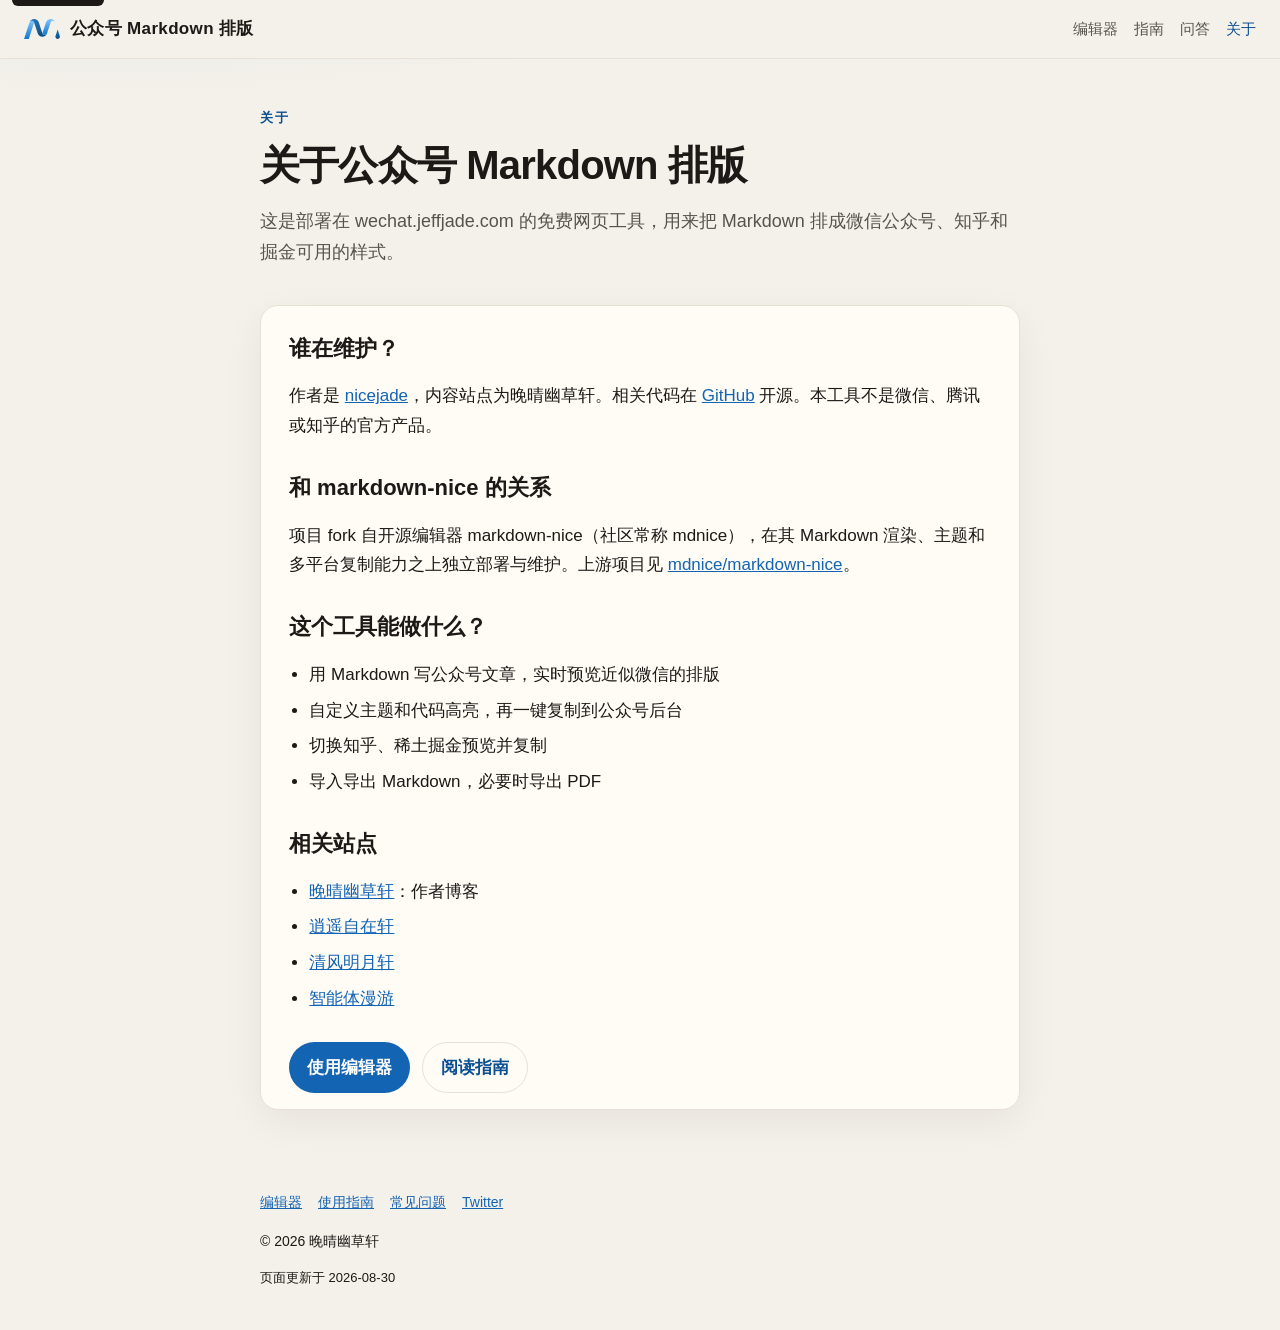
<file: about.html>
<!DOCTYPE html>
<html lang="zh-CN">
  <head>
    <meta charset="UTF-8" />
    <meta name="viewport" content="width=device-width, initial-scale=1" />
    <title>关于公众号 Markdown 排版 | 晚晴幽草轩</title>
    <meta
      name="description"
      content="公众号 Markdown 排版由 nicejade（晚晴幽草轩）维护，fork 自 markdown-nice，提供免费的微信公众号、知乎、掘金 Markdown 排版。"
    />
    <meta name="author" content="nicejade" />
    <meta name="robots" content="index, follow, max-image-preview:large" />
    <link rel="canonical" href="https://wechat.jeffjade.com/about.html" />
    <link rel="alternate" hreflang="zh-CN" href="https://wechat.jeffjade.com/about.html" />
    <link rel="alternate" hreflang="x-default" href="https://wechat.jeffjade.com/about.html" />
    <link rel="author" href="https://www.jeffjade.com/" />
    <link rel="me" href="https://www.jeffjade.com/" />
    <link rel="me" href="https://github.com/nicejade" />
    <link rel="icon" type="image/svg+xml" href="/favicon.svg" />
    <link rel="manifest" href="/manifest.json" />
    <link rel="stylesheet" href="/seo.css" />
    <meta property="og:type" content="website" />
    <meta property="og:locale" content="zh_CN" />
    <meta property="og:site_name" content="公众号 Markdown 排版" />
    <meta property="og:url" content="https://wechat.jeffjade.com/about.html" />
    <meta property="og:title" content="关于公众号 Markdown 排版 | 晚晴幽草轩" />
    <meta
      property="og:description"
      content="由 nicejade（晚晴幽草轩）维护的免费微信公众号 Markdown 排版工具。"
    />
    <meta property="og:image" content="https://wechat.jeffjade.com/mockup.png" />
    <meta name="twitter:card" content="summary_large_image" />
    <meta name="twitter:creator" content="@nicejadeyang" />
    <script type="application/ld+json">
      {
        "@context": "https://schema.org",
        "@graph": [
          {
            "@type": "AboutPage",
            "@id": "https://wechat.jeffjade.com/about.html#webpage",
            "url": "https://wechat.jeffjade.com/about.html",
            "name": "关于公众号 Markdown 排版",
            "description": "公众号 Markdown 排版由 nicejade（晚晴幽草轩）维护，提供免费的微信公众号 Markdown 在线排版。",
            "inLanguage": "zh-CN",
            "dateModified": "2026-08-30",
            "isPartOf": { "@id": "https://wechat.jeffjade.com/#website" },
            "about": { "@id": "https://wechat.jeffjade.com/#app" },
            "author": { "@id": "https://wechat.jeffjade.com/#person" },
            "publisher": { "@id": "https://wechat.jeffjade.com/#organization" },
            "breadcrumb": { "@id": "https://wechat.jeffjade.com/about.html#breadcrumb" }
          },
          {
            "@type": "Person",
            "@id": "https://wechat.jeffjade.com/#person",
            "name": "nicejade",
            "alternateName": ["晚晴幽草轩", "JeffJade"],
            "url": "https://www.jeffjade.com/",
            "jobTitle": "独立开发者",
            "description": "晚晴幽草轩作者，维护公众号 Markdown 排版等开源工具与内容站点。",
            "sameAs": [
              "https://www.jeffjade.com/",
              "https://github.com/nicejade",
              "https://twitter.com/nicejadeyang",
              "https://weibo.com/jeffjade"
            ]
          },
          {
            "@type": "Organization",
            "@id": "https://wechat.jeffjade.com/#organization",
            "name": "晚晴幽草轩",
            "url": "https://www.jeffjade.com/",
            "sameAs": [
              "https://www.jeffjade.com/",
              "https://github.com/nicejade",
              "https://www.niceshare.site/"
            ]
          },
          {
            "@type": "BreadcrumbList",
            "@id": "https://wechat.jeffjade.com/about.html#breadcrumb",
            "itemListElement": [
              {
                "@type": "ListItem",
                "position": 1,
                "name": "首页",
                "item": "https://wechat.jeffjade.com/"
              },
              {
                "@type": "ListItem",
                "position": 2,
                "name": "关于",
                "item": "https://wechat.jeffjade.com/about.html"
              }
            ]
          }
        ]
      }
    </script>
  </head>
  <body>
    <a class="skip-link" href="#content">跳到正文</a>
    <header class="site-header">
      <a class="brand" href="/">
        <img src="/favicon.svg" width="36" height="20" alt="" />
        公众号 Markdown 排版
      </a>
      <nav class="site-nav" aria-label="站点">
        <a href="/">编辑器</a>
        <a href="/guide.html">指南</a>
        <a href="/faq.html">问答</a>
        <a href="/about.html" aria-current="page">关于</a>
      </nav>
    </header>
    <main id="content" class="wrap">
      <header class="hero">
        <p class="kicker">关于</p>
        <h1>关于公众号 Markdown 排版</h1>
        <p class="lead">
          这是部署在 wechat.jeffjade.com 的免费网页工具，用来把 Markdown 排成微信公众号、知乎和掘金可用的样式。
        </p>
      </header>
      <article class="card">
        <h2>谁在维护？</h2>
        <p>
          作者是 <a href="https://www.jeffjade.com/" rel="author">nicejade</a>，内容站点为晚晴幽草轩。相关代码在
          <a href="https://github.com/nicejade/markdown-nice">GitHub</a> 开源。本工具不是微信、腾讯或知乎的官方产品。
        </p>

        <h2>和 markdown-nice 的关系</h2>
        <p>
          项目 fork 自开源编辑器 markdown-nice（社区常称 mdnice），在其 Markdown 渲染、主题和多平台复制能力之上独立部署与维护。上游项目见
          <a href="https://github.com/mdnice/markdown-nice">mdnice/markdown-nice</a>。
        </p>

        <h2>这个工具能做什么？</h2>
        <ul>
          <li>用 Markdown 写公众号文章，实时预览近似微信的排版</li>
          <li>自定义主题和代码高亮，再一键复制到公众号后台</li>
          <li>切换知乎、稀土掘金预览并复制</li>
          <li>导入导出 Markdown，必要时导出 PDF</li>
        </ul>

        <h2>相关站点</h2>
        <ul>
          <li><a href="https://www.jeffjade.com/">晚晴幽草轩</a>：作者博客</li>
          <li><a href="https://www.niceshare.site/">逍遥自在轩</a></li>
          <li><a href="https://www.lovejade.cn/">清风明月轩</a></li>
          <li><a href="https://agent.jeffjade.com/">智能体漫游</a></li>
        </ul>

        <div class="cta-row">
          <a class="btn btn-primary" href="/">使用编辑器</a>
          <a class="btn btn-ghost" href="/guide.html">阅读指南</a>
        </div>
      </article>
    </main>
    <footer class="site-footer">
      <nav aria-label="页脚">
        <a href="/">编辑器</a>
        <a href="/guide.html">使用指南</a>
        <a href="/faq.html">常见问题</a>
        <a href="https://twitter.com/nicejadeyang">Twitter</a>
      </nav>
      <p>© 2026 晚晴幽草轩</p>
      <p class="updated">页面更新于 2026-08-30</p>
    </footer>
  </body>
</html>
</file>
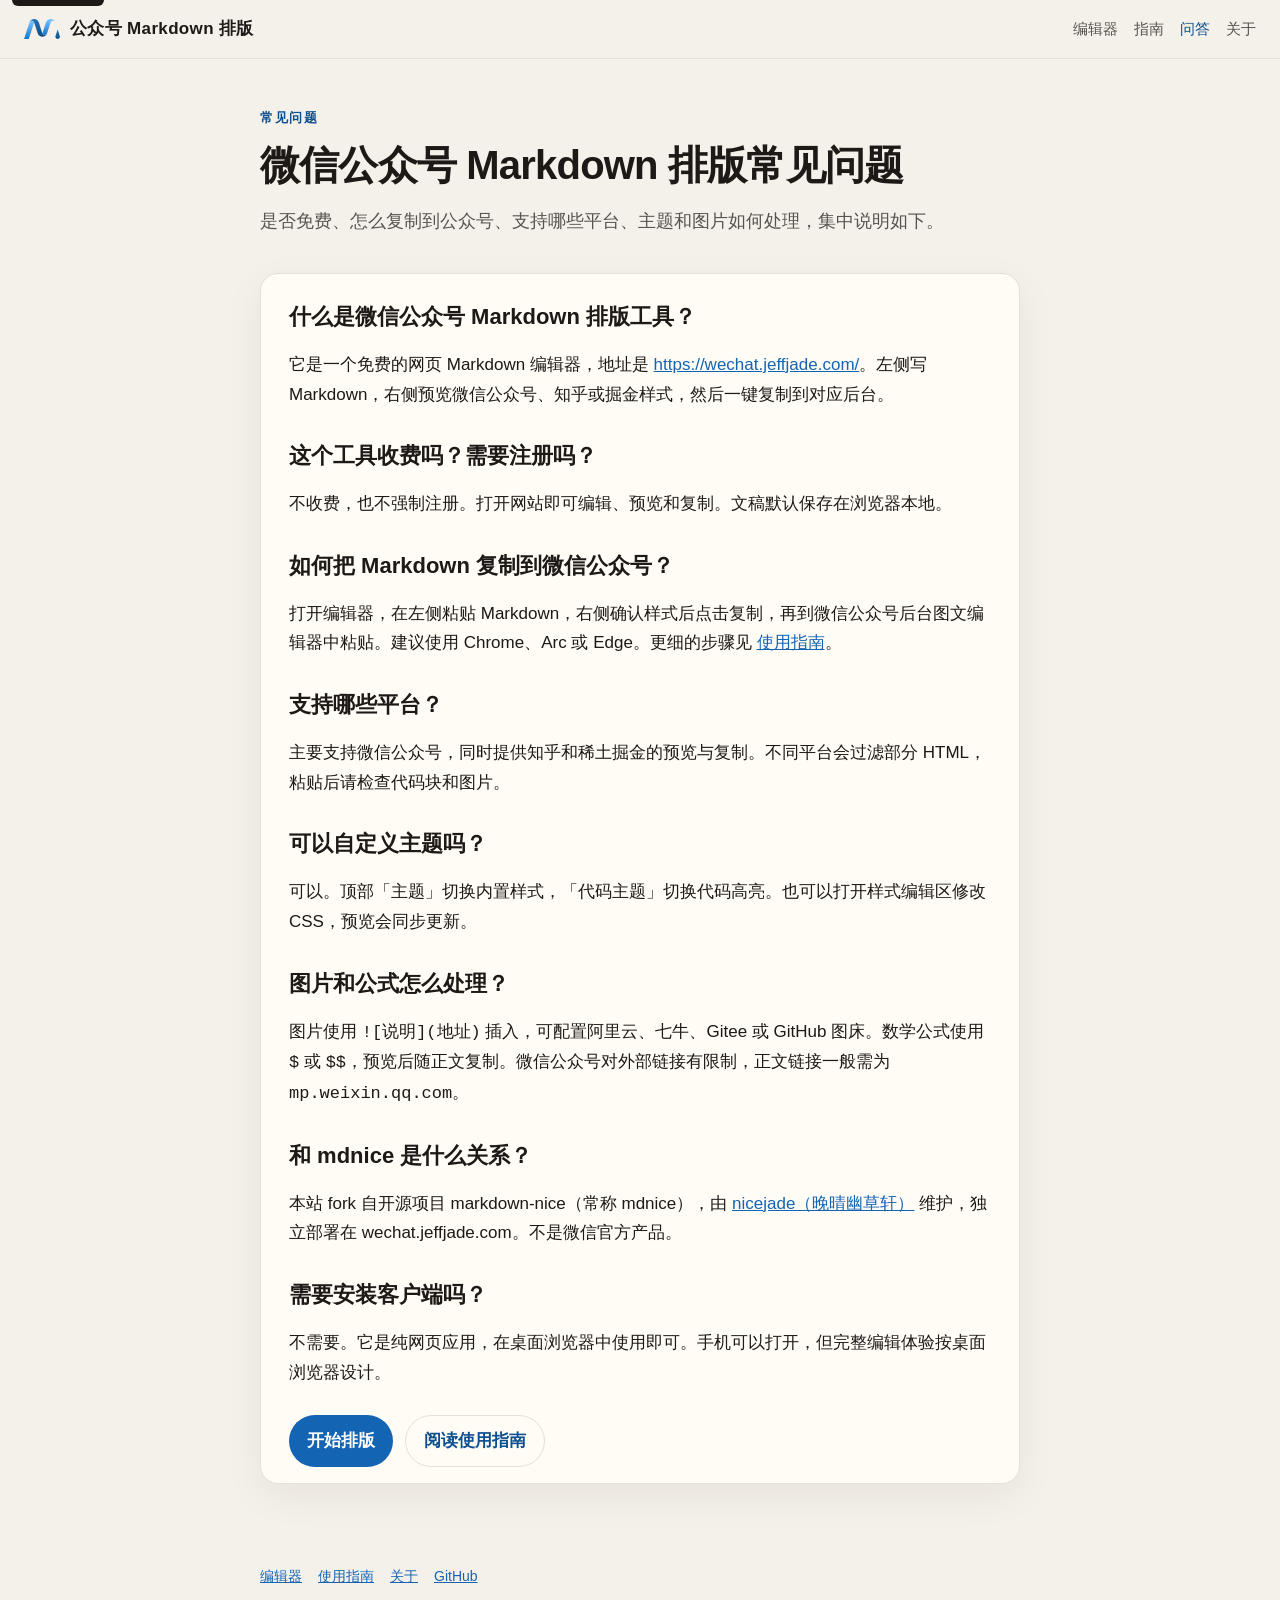
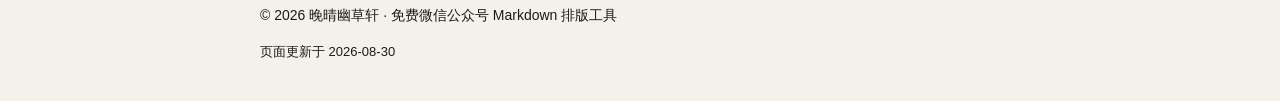
<file: faq.html>
<!DOCTYPE html>
<html lang="zh-CN">
  <head>
    <meta charset="UTF-8" />
    <meta name="viewport" content="width=device-width, initial-scale=1" />
    <title>微信公众号 Markdown 排版常见问题</title>
    <meta
      name="description"
      content="公众号 Markdown 排版是否免费、如何复制到微信、是否支持知乎和掘金、怎样自定义主题、图片和公式如何处理。"
    />
    <meta name="robots" content="index, follow, max-image-preview:large" />
    <link rel="canonical" href="https://wechat.jeffjade.com/faq.html" />
    <link rel="alternate" hreflang="zh-CN" href="https://wechat.jeffjade.com/faq.html" />
    <link rel="alternate" hreflang="x-default" href="https://wechat.jeffjade.com/faq.html" />
    <link rel="icon" type="image/svg+xml" href="/favicon.svg" />
    <link rel="manifest" href="/manifest.json" />
    <link rel="stylesheet" href="/seo.css" />
    <meta property="og:type" content="website" />
    <meta property="og:locale" content="zh_CN" />
    <meta property="og:site_name" content="公众号 Markdown 排版" />
    <meta property="og:url" content="https://wechat.jeffjade.com/faq.html" />
    <meta property="og:title" content="微信公众号 Markdown 排版常见问题" />
    <meta
      property="og:description"
      content="是否免费、如何复制到微信公众号、平台支持、主题、图片与公式等常见问题。"
    />
    <meta property="og:image" content="https://wechat.jeffjade.com/mockup.png" />
    <meta name="twitter:card" content="summary_large_image" />
    <script type="application/ld+json">
      {
        "@context": "https://schema.org",
        "@type": "FAQPage",
        "@id": "https://wechat.jeffjade.com/faq.html#faq",
        "url": "https://wechat.jeffjade.com/faq.html",
        "inLanguage": "zh-CN",
        "mainEntity": [
          {
            "@type": "Question",
            "name": "什么是微信公众号 Markdown 排版工具？",
            "acceptedAnswer": {
              "@type": "Answer",
              "text": "它是一个免费的网页 Markdown 编辑器，地址是 https://wechat.jeffjade.com/ 。左侧写 Markdown，右侧预览微信公众号、知乎或掘金样式，然后一键复制到对应后台。"
            }
          },
          {
            "@type": "Question",
            "name": "这个工具收费吗？需要注册吗？",
            "acceptedAnswer": {
              "@type": "Answer",
              "text": "不收费，也不强制注册。打开网站即可编辑、预览和复制。文稿默认保存在浏览器本地。"
            }
          },
          {
            "@type": "Question",
            "name": "如何把 Markdown 复制到微信公众号？",
            "acceptedAnswer": {
              "@type": "Answer",
              "text": "打开 https://wechat.jeffjade.com/ ，在左侧粘贴 Markdown，右侧确认样式后点击复制，再到微信公众号后台图文编辑器中粘贴。建议使用 Chrome 等现代浏览器。"
            }
          },
          {
            "@type": "Question",
            "name": "支持哪些平台？",
            "acceptedAnswer": {
              "@type": "Answer",
              "text": "主要支持微信公众号，同时提供知乎和稀土掘金的预览与复制。不同平台会过滤部分 HTML，粘贴后请检查代码块和图片。"
            }
          },
          {
            "@type": "Question",
            "name": "可以自定义主题吗？",
            "acceptedAnswer": {
              "@type": "Answer",
              "text": "可以。顶部「主题」切换内置样式，「代码主题」切换代码高亮。也可以打开样式编辑区修改 CSS，预览会同步更新。"
            }
          },
          {
            "@type": "Question",
            "name": "图片和公式怎么处理？",
            "acceptedAnswer": {
              "@type": "Answer",
              "text": "图片使用 Markdown 语法插入，可配置阿里云、七牛、Gitee 或 GitHub 图床。数学公式使用 $ 或 $$，预览后随正文复制。公众号对外部链接有限制，正文链接一般需为 mp.weixin.qq.com。"
            }
          },
          {
            "@type": "Question",
            "name": "和 mdnice 是什么关系？",
            "acceptedAnswer": {
              "@type": "Answer",
              "text": "本站 fork 自开源项目 markdown-nice（常称 mdnice），由 nicejade（晚晴幽草轩）维护，独立部署在 wechat.jeffjade.com。不是微信官方产品。"
            }
          },
          {
            "@type": "Question",
            "name": "需要安装客户端吗？",
            "acceptedAnswer": {
              "@type": "Answer",
              "text": "不需要。它是纯网页应用，在桌面浏览器中使用即可。手机可以打开，但完整编辑体验按桌面浏览器设计。"
            }
          }
        ]
      }
    </script>
  </head>
  <body>
    <a class="skip-link" href="#content">跳到正文</a>
    <header class="site-header">
      <a class="brand" href="/">
        <img src="/favicon.svg" width="36" height="20" alt="" />
        公众号 Markdown 排版
      </a>
      <nav class="site-nav" aria-label="站点">
        <a href="/">编辑器</a>
        <a href="/guide.html">指南</a>
        <a href="/faq.html" aria-current="page">问答</a>
        <a href="/about.html">关于</a>
      </nav>
    </header>
    <main id="content" class="wrap">
      <header class="hero">
        <p class="kicker">常见问题</p>
        <h1>微信公众号 Markdown 排版常见问题</h1>
        <p class="lead">是否免费、怎么复制到公众号、支持哪些平台、主题和图片如何处理，集中说明如下。</p>
      </header>
      <article class="card">
        <h2>什么是微信公众号 Markdown 排版工具？</h2>
        <p>
          它是一个免费的网页 Markdown 编辑器，地址是
          <a href="https://wechat.jeffjade.com/">https://wechat.jeffjade.com/</a>。左侧写
          Markdown，右侧预览微信公众号、知乎或掘金样式，然后一键复制到对应后台。
        </p>

        <h2>这个工具收费吗？需要注册吗？</h2>
        <p>不收费，也不强制注册。打开网站即可编辑、预览和复制。文稿默认保存在浏览器本地。</p>

        <h2>如何把 Markdown 复制到微信公众号？</h2>
        <p>
          打开编辑器，在左侧粘贴 Markdown，右侧确认样式后点击复制，再到微信公众号后台图文编辑器中粘贴。建议使用
          Chrome、Arc 或 Edge。更细的步骤见 <a href="/guide.html">使用指南</a>。
        </p>

        <h2>支持哪些平台？</h2>
        <p>
          主要支持微信公众号，同时提供知乎和稀土掘金的预览与复制。不同平台会过滤部分 HTML，粘贴后请检查代码块和图片。
        </p>

        <h2>可以自定义主题吗？</h2>
        <p>
          可以。顶部「主题」切换内置样式，「代码主题」切换代码高亮。也可以打开样式编辑区修改 CSS，预览会同步更新。
        </p>

        <h2>图片和公式怎么处理？</h2>
        <p>
          图片使用 <code>![说明](地址)</code> 插入，可配置阿里云、七牛、Gitee 或 GitHub
          图床。数学公式使用 <code>$</code> 或 <code>$$</code>，预览后随正文复制。微信公众号对外部链接有限制，正文链接一般需为
          <code>mp.weixin.qq.com</code>。
        </p>

        <h2>和 mdnice 是什么关系？</h2>
        <p>
          本站 fork 自开源项目 markdown-nice（常称 mdnice），由
          <a href="https://www.jeffjade.com/">nicejade（晚晴幽草轩）</a>
          维护，独立部署在 wechat.jeffjade.com。不是微信官方产品。
        </p>

        <h2>需要安装客户端吗？</h2>
        <p>不需要。它是纯网页应用，在桌面浏览器中使用即可。手机可以打开，但完整编辑体验按桌面浏览器设计。</p>

        <div class="cta-row">
          <a class="btn btn-primary" href="/">开始排版</a>
          <a class="btn btn-ghost" href="/guide.html">阅读使用指南</a>
        </div>
      </article>
    </main>
    <footer class="site-footer">
      <nav aria-label="页脚">
        <a href="/">编辑器</a>
        <a href="/guide.html">使用指南</a>
        <a href="/about.html">关于</a>
        <a href="https://github.com/nicejade/markdown-nice">GitHub</a>
      </nav>
      <p>© 2026 晚晴幽草轩 · 免费微信公众号 Markdown 排版工具</p>
      <p class="updated">页面更新于 2026-08-30</p>
    </footer>
  </body>
</html>
</file>
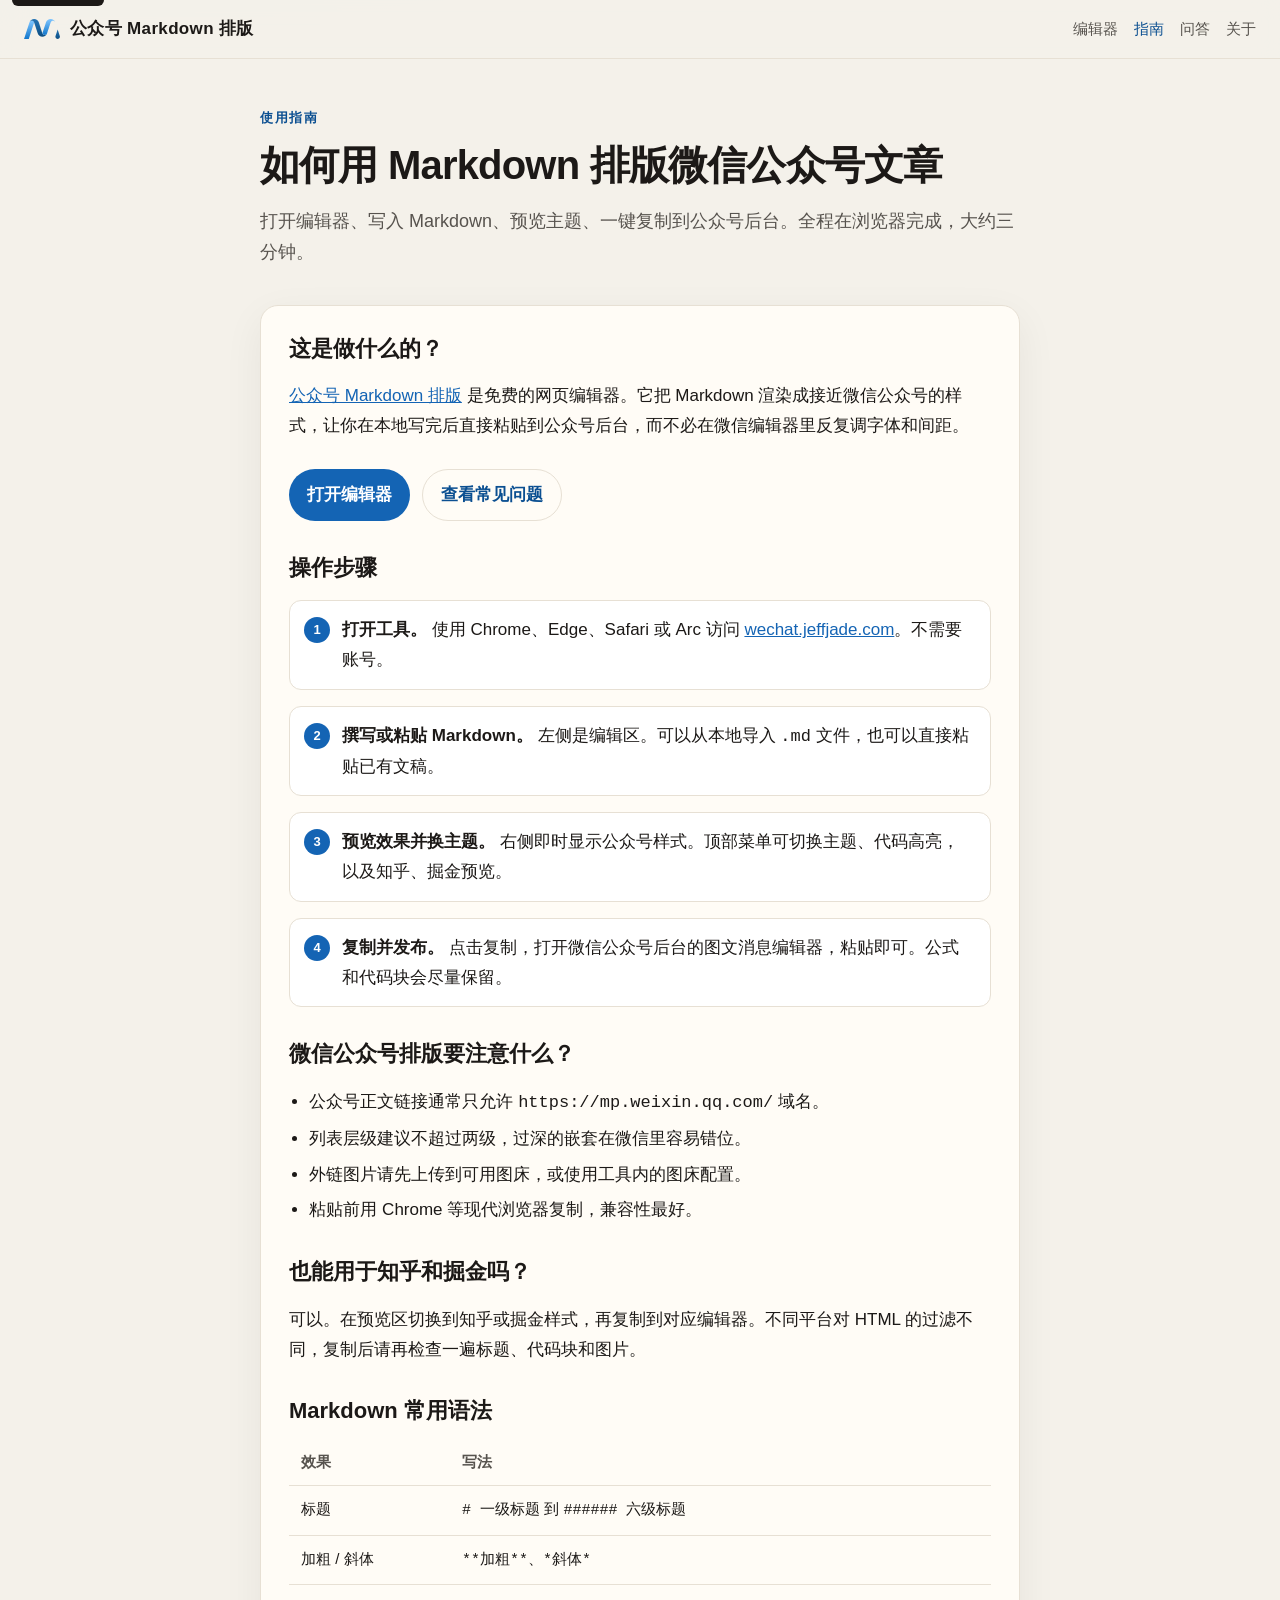
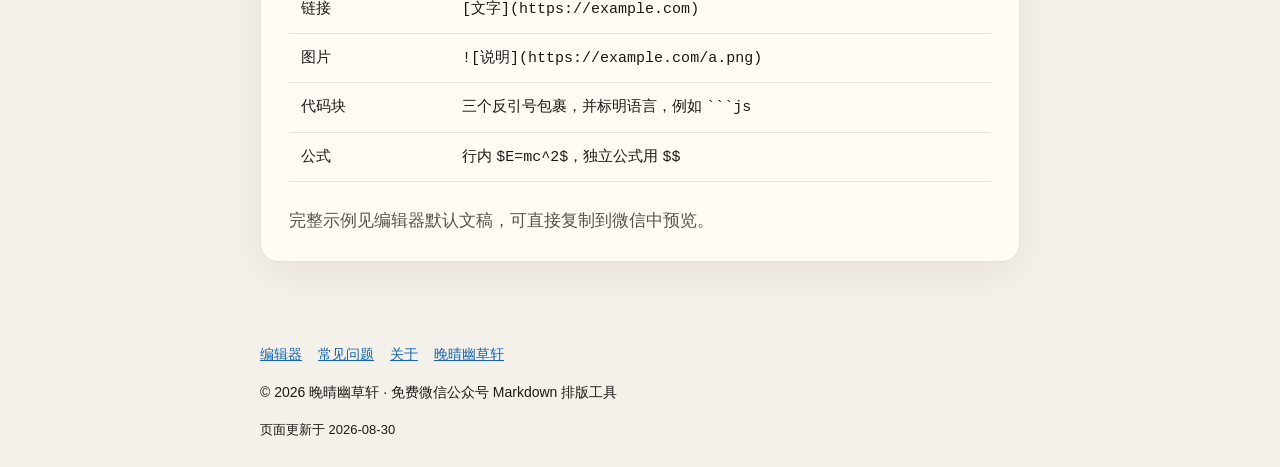
<file: guide.html>
<!DOCTYPE html>
<html lang="zh-CN">
  <head>
    <meta charset="UTF-8" />
    <meta name="viewport" content="width=device-width, initial-scale=1" />
    <title>如何用 Markdown 排版微信公众号文章</title>
    <meta
      name="description"
      content="三分钟把 Markdown 复制到微信公众号：打开在线编辑器、预览主题、一键复制到公众号后台。也适用于知乎和掘金。"
    />
    <meta name="robots" content="index, follow, max-image-preview:large" />
    <link rel="canonical" href="https://wechat.jeffjade.com/guide.html" />
    <link rel="alternate" hreflang="zh-CN" href="https://wechat.jeffjade.com/guide.html" />
    <link rel="alternate" hreflang="x-default" href="https://wechat.jeffjade.com/guide.html" />
    <link rel="icon" type="image/svg+xml" href="/favicon.svg" />
    <link rel="manifest" href="/manifest.json" />
    <link rel="stylesheet" href="/seo.css" />
    <meta property="og:type" content="article" />
    <meta property="og:locale" content="zh_CN" />
    <meta property="og:site_name" content="公众号 Markdown 排版" />
    <meta property="og:url" content="https://wechat.jeffjade.com/guide.html" />
    <meta property="og:title" content="如何用 Markdown 排版微信公众号文章" />
    <meta
      property="og:description"
      content="三分钟把 Markdown 复制到微信公众号：打开在线编辑器、预览主题、一键复制到公众号后台。"
    />
    <meta property="og:image" content="https://wechat.jeffjade.com/mockup.png" />
    <meta name="twitter:card" content="summary_large_image" />
    <script type="application/ld+json">
      {
        "@context": "https://schema.org",
        "@graph": [
          {
            "@type": "HowTo",
            "@id": "https://wechat.jeffjade.com/guide.html#howto",
            "name": "如何用 Markdown 排版微信公众号文章",
            "description": "使用免费在线编辑器，把 Markdown 一键复制到微信公众号后台，也可导出知乎和掘金样式。",
            "image": "https://wechat.jeffjade.com/mockup.png",
            "inLanguage": "zh-CN",
            "totalTime": "PT3M",
            "supply": {
              "@type": "HowToSupply",
              "name": "一篇 Markdown 文稿（也可现场写）"
            },
            "tool": {
              "@type": "HowToTool",
              "name": "公众号 Markdown 排版",
              "url": "https://wechat.jeffjade.com/"
            },
            "step": [
              {
                "@type": "HowToStep",
                "position": 1,
                "name": "打开在线编辑器",
                "url": "https://wechat.jeffjade.com/",
                "text": "用 Chrome、Edge、Safari 或 Arc 打开 https://wechat.jeffjade.com/ 。无需注册或安装。"
              },
              {
                "@type": "HowToStep",
                "position": 2,
                "name": "写入 Markdown",
                "text": "在左侧编辑区撰写或粘贴 Markdown。支持标题、列表、引用、代码块、表格、脚注、公式和图片。"
              },
              {
                "@type": "HowToStep",
                "position": 3,
                "name": "预览并选择主题",
                "text": "右侧会实时显示微信公众号效果。用顶部菜单切换主题、代码高亮，或预览知乎、掘金样式。"
              },
              {
                "@type": "HowToStep",
                "position": 4,
                "name": "复制到目标平台",
                "text": "点击复制，打开微信公众号后台图文编辑器并粘贴。知乎和掘金同样先预览再复制。"
              }
            ]
          },
          {
            "@type": "WebPage",
            "@id": "https://wechat.jeffjade.com/guide.html#webpage",
            "url": "https://wechat.jeffjade.com/guide.html",
            "name": "如何用 Markdown 排版微信公众号文章",
            "isPartOf": { "@id": "https://wechat.jeffjade.com/#website" },
            "dateModified": "2026-08-30",
            "inLanguage": "zh-CN",
            "breadcrumb": { "@id": "https://wechat.jeffjade.com/guide.html#breadcrumb" }
          },
          {
            "@type": "BreadcrumbList",
            "@id": "https://wechat.jeffjade.com/guide.html#breadcrumb",
            "itemListElement": [
              {
                "@type": "ListItem",
                "position": 1,
                "name": "首页",
                "item": "https://wechat.jeffjade.com/"
              },
              {
                "@type": "ListItem",
                "position": 2,
                "name": "使用指南",
                "item": "https://wechat.jeffjade.com/guide.html"
              }
            ]
          }
        ]
      }
    </script>
  </head>
  <body>
    <a class="skip-link" href="#content">跳到正文</a>
    <header class="site-header">
      <a class="brand" href="/">
        <img src="/favicon.svg" width="36" height="20" alt="" />
        公众号 Markdown 排版
      </a>
      <nav class="site-nav" aria-label="站点">
        <a href="/">编辑器</a>
        <a href="/guide.html" aria-current="page">指南</a>
        <a href="/faq.html">问答</a>
        <a href="/about.html">关于</a>
      </nav>
    </header>
    <main id="content" class="wrap">
      <header class="hero">
        <p class="kicker">使用指南</p>
        <h1>如何用 Markdown 排版微信公众号文章</h1>
        <p class="lead">
          打开编辑器、写入 Markdown、预览主题、一键复制到公众号后台。全程在浏览器完成，大约三分钟。
        </p>
      </header>
      <article class="card">
        <h2>这是做什么的？</h2>
        <p>
          <a href="https://wechat.jeffjade.com/">公众号 Markdown 排版</a>
          是免费的网页编辑器。它把 Markdown 渲染成接近微信公众号的样式，让你在本地写完后直接粘贴到公众号后台，而不必在微信编辑器里反复调字体和间距。
        </p>
        <div class="cta-row">
          <a class="btn btn-primary" href="/">打开编辑器</a>
          <a class="btn btn-ghost" href="/faq.html">查看常见问题</a>
        </div>

        <h2>操作步骤</h2>
        <ol class="steps">
          <li>
            <strong>打开工具。</strong>
            使用 Chrome、Edge、Safari 或 Arc 访问
            <a href="https://wechat.jeffjade.com/">wechat.jeffjade.com</a>。不需要账号。
          </li>
          <li>
            <strong>撰写或粘贴 Markdown。</strong>
            左侧是编辑区。可以从本地导入 <code>.md</code> 文件，也可以直接粘贴已有文稿。
          </li>
          <li>
            <strong>预览效果并换主题。</strong>
            右侧即时显示公众号样式。顶部菜单可切换主题、代码高亮，以及知乎、掘金预览。
          </li>
          <li>
            <strong>复制并发布。</strong>
            点击复制，打开微信公众号后台的图文消息编辑器，粘贴即可。公式和代码块会尽量保留。
          </li>
        </ol>

        <h2>微信公众号排版要注意什么？</h2>
        <ul>
          <li>公众号正文链接通常只允许 <code>https://mp.weixin.qq.com/</code> 域名。</li>
          <li>列表层级建议不超过两级，过深的嵌套在微信里容易错位。</li>
          <li>外链图片请先上传到可用图床，或使用工具内的图床配置。</li>
          <li>粘贴前用 Chrome 等现代浏览器复制，兼容性最好。</li>
        </ul>

        <h2>也能用于知乎和掘金吗？</h2>
        <p>
          可以。在预览区切换到知乎或掘金样式，再复制到对应编辑器。不同平台对 HTML 的过滤不同，复制后请再检查一遍标题、代码块和图片。
        </p>

        <h2>Markdown 常用语法</h2>
        <table>
          <thead>
            <tr>
              <th>效果</th>
              <th>写法</th>
            </tr>
          </thead>
          <tbody>
            <tr>
              <td>标题</td>
              <td><code># 一级标题</code> 到 <code>###### 六级标题</code></td>
            </tr>
            <tr>
              <td>加粗 / 斜体</td>
              <td><code>**加粗**</code>、<code>*斜体*</code></td>
            </tr>
            <tr>
              <td>链接</td>
              <td><code>[文字](https://example.com)</code></td>
            </tr>
            <tr>
              <td>图片</td>
              <td><code>![说明](https://example.com/a.png)</code></td>
            </tr>
            <tr>
              <td>代码块</td>
              <td>三个反引号包裹，并标明语言，例如 <code>```js</code></td>
            </tr>
            <tr>
              <td>公式</td>
              <td>行内 <code>$E=mc^2$</code>，独立公式用 <code>$$</code></td>
            </tr>
          </tbody>
        </table>
        <p class="muted">完整示例见编辑器默认文稿，可直接复制到微信中预览。</p>
      </article>
    </main>
    <footer class="site-footer">
      <nav aria-label="页脚">
        <a href="/">编辑器</a>
        <a href="/faq.html">常见问题</a>
        <a href="/about.html">关于</a>
        <a href="https://www.jeffjade.com/" rel="author">晚晴幽草轩</a>
      </nav>
      <p>© 2026 晚晴幽草轩 · 免费微信公众号 Markdown 排版工具</p>
      <p class="updated">页面更新于 2026-08-30</p>
    </footer>
  </body>
</html>
</file>
<file: seo.css>
:root {
  --bg: #f4f1ea;
  --paper: #fffcf6;
  --ink: #1c1917;
  --muted: #57534e;
  --line: #e7e0d4;
  --accent: #1464b4;
  --accent-ink: #0b4f91;
  --mark: #f59e0b;
  --shadow: 0 12px 40px rgba(28, 25, 23, 0.06);
}

* {
  box-sizing: border-box;
}

html {
  scroll-behavior: smooth;
}

body {
  margin: 0;
  color: var(--ink);
  background:
    radial-gradient(1200px 400px at 10% -10%, rgba(20, 100, 180, 0.08), transparent 60%),
    var(--bg);
  font-family: "PingFang SC", "Hiragino Sans GB", "Noto Sans SC", "Source Han Sans SC",
    -apple-system, BlinkMacSystemFont, "Segoe UI", sans-serif;
  font-size: 17px;
  line-height: 1.75;
  -webkit-font-smoothing: antialiased;
}

.skip-link {
  position: absolute;
  left: 12px;
  top: -40px;
  z-index: 20;
  padding: 8px 12px;
  background: var(--ink);
  color: #fff;
  border-radius: 6px;
}

.skip-link:focus {
  top: 12px;
}

.site-header {
  position: sticky;
  top: 0;
  z-index: 10;
  display: flex;
  align-items: center;
  justify-content: space-between;
  gap: 16px;
  padding: 14px 24px;
  background: rgba(244, 241, 234, 0.92);
  backdrop-filter: blur(12px);
  border-bottom: 1px solid var(--line);
}

.brand {
  display: flex;
  align-items: center;
  gap: 10px;
  color: var(--ink);
  text-decoration: none;
  font-weight: 700;
  letter-spacing: 0.02em;
}

.brand img {
  width: 36px;
  height: 20px;
  object-fit: contain;
}

.site-nav {
  display: flex;
  flex-wrap: wrap;
  gap: 8px 16px;
}

.site-nav a {
  color: var(--muted);
  text-decoration: none;
  font-size: 15px;
}

.site-nav a:hover,
.site-nav a[aria-current="page"] {
  color: var(--accent-ink);
}

.site-nav a:focus-visible,
.brand:focus-visible,
.btn:focus-visible,
.site-footer a:focus-visible {
  outline: 2px solid var(--accent);
  outline-offset: 3px;
}

.wrap {
  width: min(760px, calc(100% - 40px));
  margin: 0 auto;
  padding: 48px 0 80px;
}

.hero {
  margin-bottom: 36px;
}

.kicker {
  margin: 0 0 10px;
  color: var(--accent-ink);
  font-size: 13px;
  font-weight: 600;
  letter-spacing: 0.12em;
}

h1 {
  margin: 0 0 16px;
  font-size: clamp(28px, 5vw, 40px);
  line-height: 1.25;
  letter-spacing: -0.02em;
}

.lead {
  margin: 0;
  color: var(--muted);
  font-size: 18px;
}

.card {
  background: var(--paper);
  border: 1px solid var(--line);
  border-radius: 18px;
  box-shadow: var(--shadow);
  padding: 28px 28px 8px;
}

h2 {
  margin: 32px 0 12px;
  font-size: 22px;
  line-height: 1.4;
}

h2:first-child {
  margin-top: 0;
}

p,
li {
  color: var(--ink);
}

.muted {
  color: var(--muted);
}

a {
  color: var(--accent);
}

a:hover {
  color: var(--accent-ink);
}

ol,
ul {
  padding-left: 1.2em;
}

li + li {
  margin-top: 6px;
}

.steps {
  counter-reset: step;
  list-style: none;
  padding: 0;
}

.steps li {
  position: relative;
  margin: 0 0 16px;
  padding: 14px 16px 14px 52px;
  background: #fff;
  border: 1px solid var(--line);
  border-radius: 12px;
}

.steps li::before {
  counter-increment: step;
  content: counter(step);
  position: absolute;
  left: 14px;
  top: 16px;
  width: 26px;
  height: 26px;
  border-radius: 50%;
  background: var(--accent);
  color: #fff;
  font-size: 13px;
  font-weight: 700;
  line-height: 26px;
  text-align: center;
}

table {
  width: 100%;
  border-collapse: collapse;
  margin: 8px 0 24px;
  font-size: 15px;
}

th,
td {
  text-align: left;
  padding: 10px 12px;
  border-bottom: 1px solid var(--line);
  vertical-align: top;
}

th {
  color: var(--muted);
  font-weight: 600;
}

.cta-row {
  display: flex;
  flex-wrap: wrap;
  gap: 12px;
  margin: 28px 0 8px;
}

.btn {
  display: inline-flex;
  align-items: center;
  justify-content: center;
  min-height: 44px;
  padding: 10px 18px;
  border-radius: 999px;
  text-decoration: none;
  font-weight: 600;
}

.btn-primary {
  background: var(--accent);
  color: #fff;
}

.btn-primary:hover {
  background: var(--accent-ink);
  color: #fff;
}

.btn-ghost {
  background: transparent;
  color: var(--accent-ink);
  border: 1px solid var(--line);
}

.site-footer {
  width: min(760px, calc(100% - 40px));
  margin: 0 auto 40px;
  color: var(--muted);
  font-size: 14px;
}

.site-footer nav {
  display: flex;
  flex-wrap: wrap;
  gap: 12px 16px;
  margin-bottom: 10px;
}

.updated {
  margin-top: 8px;
  font-size: 13px;
}

@media (max-width: 640px) {
  .site-header {
    align-items: flex-start;
    flex-direction: column;
    padding: 12px 16px;
  }

  .wrap {
    width: min(760px, calc(100% - 28px));
    padding-top: 28px;
  }

  .card {
    padding: 20px 18px 4px;
  }
}

@media (prefers-reduced-motion: reduce) {
  html {
    scroll-behavior: auto;
  }
}
</file>
